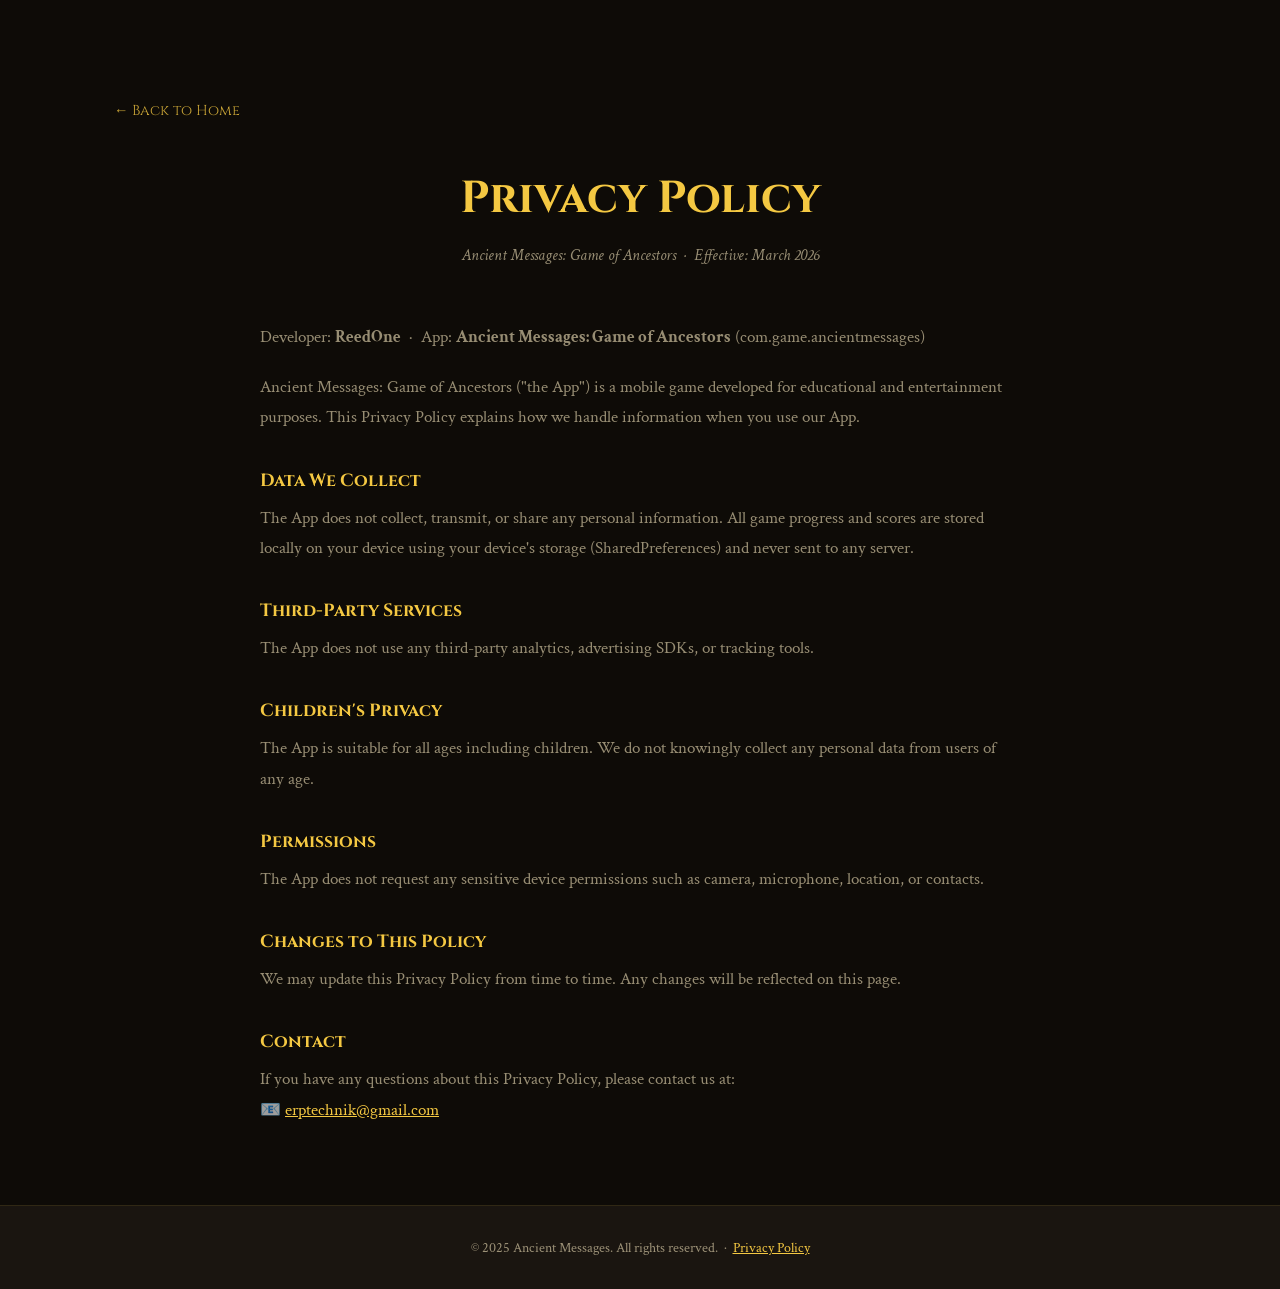
<file: privacy-policy.html>
<!DOCTYPE html>
<html lang="en">
<head>
  <meta charset="UTF-8" />
  <meta name="viewport" content="width=device-width, initial-scale=1.0" />
  <title>Privacy Policy – Ancient Messages: Game of Ancestors</title>
  <link rel="stylesheet" href="style.css" />
  <link href="https://fonts.googleapis.com/css2?family=Cinzel:wght@400;700;900&family=Crimson+Text:ital,wght@0,400;0,600;1,400&display=swap" rel="stylesheet" />
  <style>
    .policy { padding: 100px 0 80px; }
    .policy-header { text-align: center; margin-bottom: 56px; }
    .policy-header p { color: var(--text-muted); font-style: italic; margin-top: 12px; }
    .policy-body { max-width: 760px; margin: 0 auto; }
    .policy-body h2 {
      font-family: 'Cinzel', serif;
      font-size: 1.1rem;
      color: var(--gold);
      margin: 36px 0 10px;
    }
    .policy-body p { color: var(--text-muted); line-height: 1.8; font-size: 1.05rem; }
    .policy-body ul { color: var(--text-muted); line-height: 1.8; font-size: 1.05rem; padding-left: 24px; margin-top: 8px; }
    .policy-body a { color: var(--gold); }
    .back-link {
      display: inline-block;
      margin-bottom: 48px;
      color: var(--gold);
      font-family: 'Cinzel', serif;
      font-size: 0.9rem;
      text-decoration: none;
      opacity: 0.8;
      transition: opacity 0.2s;
    }
    .back-link:hover { opacity: 1; }
  </style>
</head>
<body>

  <section class="policy">
    <div class="container">
      <a href="index.html" class="back-link">← Back to Home</a>
      <div class="policy-header">
        <h1 class="section-title">Privacy Policy</h1>
        <p>Ancient Messages: Game of Ancestors &nbsp;·&nbsp; Effective: March 2026</p>
      </div>
      <div class="policy-body">
        <p>Developer: <strong>ReedOne</strong> &nbsp;·&nbsp; App: <strong>Ancient Messages: Game of Ancestors</strong> (com.game.ancientmessages)</p>

        <p style="margin-top:20px;">Ancient Messages: Game of Ancestors ("the App") is a mobile game developed for educational and entertainment purposes. This Privacy Policy explains how we handle information when you use our App.</p>

        <h2>Data We Collect</h2>
        <p>The App does not collect, transmit, or share any personal information. All game progress and scores are stored locally on your device using your device's storage (SharedPreferences) and never sent to any server.</p>

        <h2>Third-Party Services</h2>
        <p>The App does not use any third-party analytics, advertising SDKs, or tracking tools.</p>

        <h2>Children's Privacy</h2>
        <p>The App is suitable for all ages including children. We do not knowingly collect any personal data from users of any age.</p>

        <h2>Permissions</h2>
        <p>The App does not request any sensitive device permissions such as camera, microphone, location, or contacts.</p>

        <h2>Changes to This Policy</h2>
        <p>We may update this Privacy Policy from time to time. Any changes will be reflected on this page.</p>

        <h2>Contact</h2>
        <p>If you have any questions about this Privacy Policy, please contact us at:<br/>
        📧 <a href="mailto:erptechnik@gmail.com">erptechnik@gmail.com</a></p>
      </div>
    </div>
  </section>

  <footer class="footer">
    <p>© 2025 Ancient Messages. All rights reserved. &nbsp;·&nbsp; <a href="privacy-policy.html" style="color:var(--gold);">Privacy Policy</a></p>
  </footer>

</body>
</html>
</file>
<file: style.css>
*, *::before, *::after { box-sizing: border-box; margin: 0; padding: 0; }

:root {
  --gold: #f4c842;
  --gold-dark: #c9952a;
  --brown: #8b5a2b;
  --dark: #0e0b07;
  --dark2: #1a1510;
  --dark3: #241c12;
  --cream: #f4e4bc;
  --text-muted: rgba(244,228,188,0.6);
}

html { scroll-behavior: smooth; }

body {
  font-family: 'Crimson Text', Georgia, serif;
  background: var(--dark);
  color: var(--cream);
  overflow-x: hidden;
}

/* ── NAVBAR ── */
.navbar {
  position: absolute;
  top: 0; left: 0; right: 0;
  display: flex;
  align-items: center;
  justify-content: space-between;
  padding: 24px 48px;
  z-index: 10;
}

.nav-logo {
  font-family: 'Cinzel', serif;
  font-size: 1.2rem;
  color: var(--gold);
  letter-spacing: 2px;
}

.nav-links {
  list-style: none;
  display: flex;
  gap: 32px;
  align-items: center;
}

.nav-links a {
  color: var(--cream);
  text-decoration: none;
  font-size: 1rem;
  opacity: 0.8;
  transition: opacity 0.2s;
}

.nav-links a:hover { opacity: 1; }

.btn-nav {
  background: var(--gold);
  color: var(--dark) !important;
  padding: 8px 20px;
  border-radius: 20px;
  font-family: 'Cinzel', serif;
  font-size: 0.85rem !important;
  opacity: 1 !important;
  font-weight: 700;
}

/* ── HERO ── */
.hero {
  position: relative;
  min-height: 100vh;
  display: flex;
  align-items: center;
  justify-content: center;
  background:
    linear-gradient(to bottom, rgba(14,11,7,0.3) 0%, rgba(14,11,7,0.7) 60%, var(--dark) 100%),
    url('https://images.unsplash.com/photo-1539650116574-75c0c6d73f6e?w=1600&q=80') center/cover no-repeat;
  text-align: center;
  padding: 120px 24px 80px;
}

.hero-overlay {
  position: absolute;
  inset: 0;
  background: radial-gradient(ellipse at center, transparent 30%, rgba(14,11,7,0.6) 100%);
}

.hero-content {
  position: relative;
  z-index: 2;
  max-width: 700px;
}

.hero-eyebrow {
  font-family: 'Cinzel', serif;
  font-size: 0.9rem;
  letter-spacing: 6px;
  color: var(--gold);
  text-transform: uppercase;
  margin-bottom: 16px;
}

.hero-title {
  font-family: 'Cinzel', serif;
  font-size: clamp(3.5rem, 10vw, 7rem);
  font-weight: 900;
  line-height: 1;
  color: var(--cream);
  text-shadow: 0 4px 30px rgba(0,0,0,0.8);
  margin-bottom: 8px;
}

.hero-title span {
  color: var(--gold);
  display: block;
}

.hero-subtitle {
  font-size: 1.3rem;
  font-style: italic;
  color: var(--text-muted);
  margin: 20px 0 40px;
  line-height: 1.6;
}

.hero-buttons {
  display: flex;
  gap: 16px;
  justify-content: center;
  flex-wrap: wrap;
}

.btn-primary {
  display: inline-flex;
  align-items: center;
  gap: 8px;
  background: var(--gold);
  color: var(--dark);
  padding: 14px 32px;
  border-radius: 30px;
  font-family: 'Cinzel', serif;
  font-weight: 700;
  font-size: 1rem;
  text-decoration: none;
  transition: transform 0.2s, box-shadow 0.2s;
  box-shadow: 0 4px 20px rgba(244,200,66,0.4);
}

.btn-primary svg { width: 20px; height: 20px; }

.btn-primary:hover {
  transform: translateY(-2px);
  box-shadow: 0 8px 30px rgba(244,200,66,0.5);
}

.btn-secondary {
  display: inline-flex;
  align-items: center;
  padding: 14px 32px;
  border-radius: 30px;
  border: 1px solid rgba(244,228,188,0.3);
  color: var(--cream);
  font-family: 'Cinzel', serif;
  font-size: 1rem;
  text-decoration: none;
  transition: border-color 0.2s, background 0.2s;
}

.btn-secondary:hover {
  border-color: var(--gold);
  background: rgba(244,200,66,0.08);
}

.hero-scroll {
  position: absolute;
  bottom: 32px;
  left: 50%;
  transform: translateX(-50%);
  color: var(--text-muted);
  font-size: 1.5rem;
  animation: bounce 2s infinite;
}

@keyframes bounce {
  0%, 100% { transform: translateX(-50%) translateY(0); }
  50% { transform: translateX(-50%) translateY(8px); }
}

/* ── SHARED ── */
.container {
  max-width: 1100px;
  margin: 0 auto;
  padding: 0 24px;
}

.section-title {
  font-family: 'Cinzel', serif;
  font-size: clamp(1.8rem, 4vw, 2.8rem);
  color: var(--gold);
  text-align: center;
  margin-bottom: 16px;
}

.section-sub {
  text-align: center;
  color: var(--text-muted);
  font-size: 1.1rem;
  font-style: italic;
  margin-bottom: 48px;
}

/* ── FEATURES ── */
.features {
  padding: 100px 0;
  background: var(--dark2);
}

.features-grid {
  display: grid;
  grid-template-columns: repeat(auto-fit, minmax(220px, 1fr));
  gap: 24px;
  margin-top: 48px;
}

.feature-card {
  background: var(--dark3);
  border: 1px solid rgba(244,200,66,0.15);
  border-radius: 16px;
  padding: 32px 24px;
  text-align: center;
  transition: transform 0.2s, border-color 0.2s;
}

.feature-card:hover {
  transform: translateY(-4px);
  border-color: rgba(244,200,66,0.4);
}

.feature-icon { font-size: 2.5rem; margin-bottom: 16px; }

.feature-card h3 {
  font-family: 'Cinzel', serif;
  font-size: 1.1rem;
  color: var(--gold);
  margin-bottom: 10px;
}

.feature-card p {
  color: var(--text-muted);
  font-size: 1rem;
  line-height: 1.6;
}

/* ── STAGES ── */
.stages {
  padding: 100px 0;
  background: var(--dark);
}

.stages-list {
  display: flex;
  flex-direction: column;
  gap: 32px;
  margin-top: 48px;
}

.stage-card {
  display: flex;
  align-items: center;
  gap: 40px;
  background: var(--dark3);
  border: 1px solid rgba(244,200,66,0.12);
  border-radius: 20px;
  padding: 40px;
  transition: border-color 0.2s;
}

.stage-card:hover { border-color: rgba(244,200,66,0.35); }
.stage-card.reverse { flex-direction: row-reverse; }

.stage-number {
  font-family: 'Cinzel', serif;
  font-size: 4rem;
  font-weight: 900;
  color: rgba(244,200,66,0.15);
  min-width: 80px;
  text-align: center;
  line-height: 1;
}

.stage-info { flex: 1; }

.stage-info h3 {
  font-family: 'Cinzel', serif;
  font-size: 1.5rem;
  color: var(--cream);
  margin-bottom: 12px;
}

.stage-info p {
  color: var(--text-muted);
  font-size: 1.05rem;
  line-height: 1.7;
  margin-bottom: 16px;
}

.stage-tags {
  display: flex;
  gap: 8px;
  flex-wrap: wrap;
}

.stage-tags span {
  background: rgba(244,200,66,0.1);
  border: 1px solid rgba(244,200,66,0.25);
  color: var(--gold);
  padding: 4px 12px;
  border-radius: 20px;
  font-size: 0.85rem;
  font-family: 'Cinzel', serif;
}

.stage-visual {
  font-size: 5rem;
  min-width: 100px;
  text-align: center;
}

/* ── PROPHETS ── */
.prophets {
  padding: 100px 0;
  background: var(--dark2);
}

.prophets-grid {
  display: grid;
  grid-template-columns: repeat(auto-fit, minmax(140px, 1fr));
  gap: 16px;
  margin-top: 48px;
}

.prophet-card {
  background: var(--dark3);
  border: 1px solid rgba(244,200,66,0.12);
  border-radius: 16px;
  padding: 24px 16px;
  text-align: center;
  transition: transform 0.2s, border-color 0.2s;
}

.prophet-card:hover {
  transform: translateY(-4px);
  border-color: rgba(244,200,66,0.4);
}

.prophet-card.featured {
  border-color: rgba(244,200,66,0.4);
  background: linear-gradient(135deg, #241c12, #2e1f0a);
}

.prophet-num {
  display: block;
  font-family: 'Cinzel', serif;
  font-size: 0.75rem;
  color: var(--gold-dark);
  letter-spacing: 2px;
  margin-bottom: 8px;
}

.prophet-card h4 {
  font-family: 'Cinzel', serif;
  font-size: 0.95rem;
  color: var(--gold);
  margin-bottom: 6px;
}

.prophet-card p {
  font-size: 0.85rem;
  font-style: italic;
  color: var(--text-muted);
}

/* ── DOWNLOAD ── */
.download {
  padding: 100px 0;
  background: var(--dark);
}

.download-box {
  background: linear-gradient(135deg, #1e1508, #2e1f0a);
  border: 1px solid rgba(244,200,66,0.3);
  border-radius: 24px;
  padding: 64px 40px;
  text-align: center;
  box-shadow: 0 0 60px rgba(244,200,66,0.08);
}

.download-box h2 {
  font-family: 'Cinzel', serif;
  font-size: clamp(2rem, 5vw, 3rem);
  color: var(--gold);
  margin-bottom: 16px;
}

.download-box p {
  font-size: 1.2rem;
  font-style: italic;
  color: var(--text-muted);
  margin-bottom: 36px;
}

.btn-store img {
  height: 60px;
  transition: transform 0.2s, filter 0.2s;
  filter: drop-shadow(0 4px 12px rgba(0,0,0,0.5));
}

.btn-store img:hover {
  transform: scale(1.05);
}

/* ── FOOTER ── */
.footer {
  background: var(--dark2);
  border-top: 1px solid rgba(244,200,66,0.1);
  padding: 32px 24px;
  text-align: center;
  color: var(--text-muted);
  font-size: 0.9rem;
}

/* ── RESPONSIVE ── */
@media (max-width: 768px) {
  .navbar { padding: 20px 24px; }
  .nav-links { display: none; }

  .stage-card,
  .stage-card.reverse {
    flex-direction: column;
    text-align: center;
    padding: 28px 20px;
  }

  .stage-tags { justify-content: center; }
  .stage-visual { font-size: 3.5rem; }
  .stage-number { font-size: 2.5rem; }

  .download-box { padding: 40px 20px; }
}
</file>
